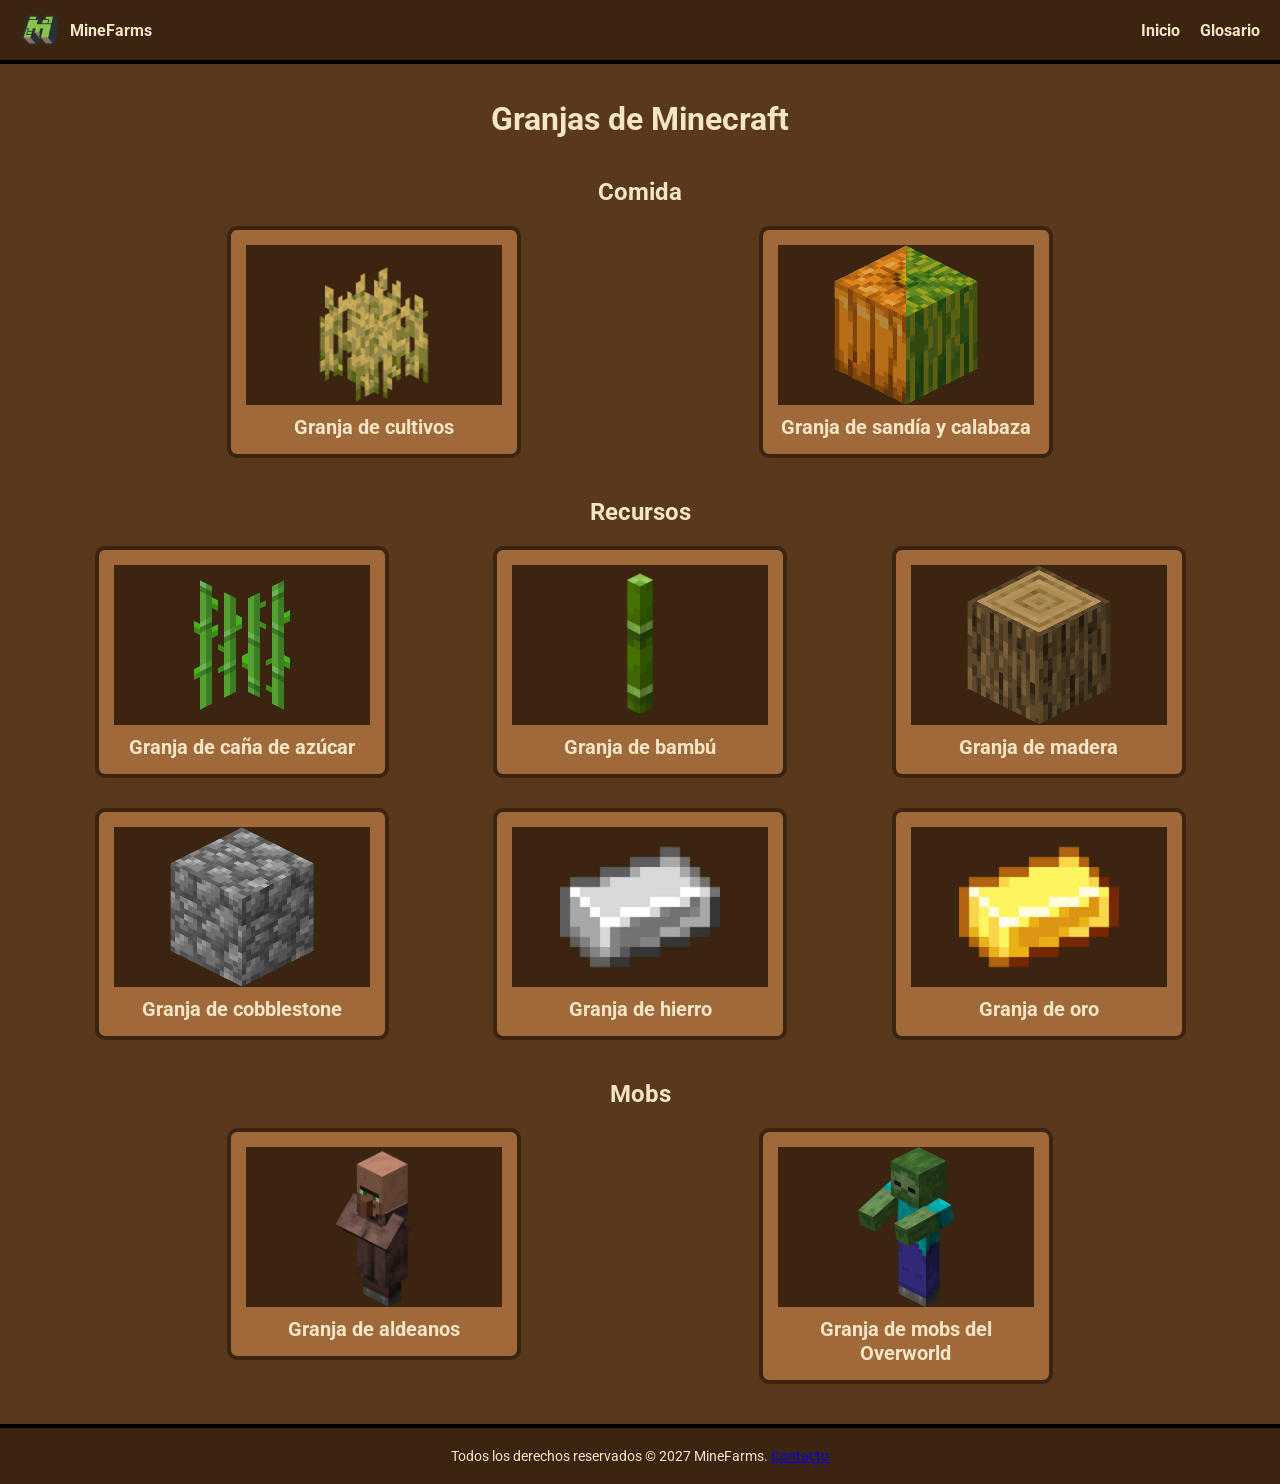
<file: index.html>
<!--signos de ayuda: <> ""/-->
<!DOCTYPE html>
<html lang="es">
<head>
    <meta charset="UTF-8">
    <meta name="viewport" content="width=device-width, initial-scale=1.0">
    <title>Granjas Minecraft</title>
    <link rel="icon" href="imagenes/logo.png">
    <link rel="stylesheet" href="index.css">
    <link rel="stylesheet" href="GRANJAS_LOBBY.css">
    <link rel="preconnect" href="https://fonts.googleapis.com">
    <link rel="preconnect" href="https://fonts.gstatic.com" crossorigin>
    <link href="https://fonts.googleapis.com/css2?family=Roboto:wght@400;700&display=swap" rel="stylesheet">
</head>
<body>
    <header>
        <div class="logo">
            <img src="imagenes/logo.png" alt="MineFarms">
            <a href="index.html">MineFarms</a>
        </div>
        <nav class="menu">
            <a href="index.html">Inicio</a>
            <a href="glosario.html">Glosario</a>
        </nav>
    </header>
    <main>
        <h1>Granjas de Minecraft</h1>
        <h2 id="comida" class="categoria">Comida</h2>
        <section class="Granjas">
            <a href="cultivos.html">
                <article id="Granja_cultivos" class="Granja">
                    <p>
                        Granja de cultivos
                    </p>
                    <img src="imagenes/trigo.webp" alt="Granja de cultivos">
                </article>
            </a>
            <a href="sandia-calabaza.html">
                <article id="Granja_sandia-calabaza" class="Granja">
                    <p>
                        Granja de sandía y calabaza
                    </p>
                    <img src="imagenes/sandia-calabaza.png" alt="Granja de sandía y calabaza">
                </article>
            </a>
        </section>
        <h2 id="recursos" class="categoria">Recursos</h2>
        <section class="Granjas">
            <a href="cana-de-azucar.html">
                <article id="Granja_cana-de-azucar" class="Granja">
                    <p>
                        Granja de caña de azúcar
                    </p>
                    <img src="imagenes/caña de azúcar.png" alt="Granja de caña de azúcar">
                </article>
            </a>
            <a href="bambu.html">
                <article id="Granja_bambu" class="Granja">
                    <p>
                        Granja de bambú
                    </p>
                    <img src="imagenes/bambu.png" alt="Granja de bambú">
                </article>
            </a>
            <a href="madera.html">
                <article id="Granja_madera" class="Granja">
                    <p>
                        Granja de madera
                    </p>
                    <img src="imagenes/madera.png" alt="Granja de madera">
                </article>
            </a>
            <a href="cobblestone.html">
                <article id="Granja_cobblestone" class="Granja">
                    <p>
                        Granja de cobblestone
                    </p>
                    <img src="imagenes/cobblestone.png" alt="Granja de cobblestone">
                </article>
            </a>
            <a href="hierro.html">
                <article id="Granja_hierro" class="Granja">
                    <p>
                        Granja de hierro
                    </p>
                    <img src="imagenes/hierro.webp" alt="Granja de hierro">
                </article>
            </a>
            <a href="oro.html">
                <article id="Granja_oro" class="Granja">
                    <p>
                        Granja de oro
                    </p>
                    <img src="imagenes/oro.png" alt="Granja de oro">
                </article>
            </a>
        </section>
        <h2 id="mobs" class="categoria">Mobs</h2>
        <section class="Granjas">
            <a href="aldeanos.html">
                <article id="Granja_aldeanos" class="Granja">
                    <p>
                        Granja de aldeanos
                    </p>
                    <img src="imagenes/aldeanos.webp" alt="Granja de aldeanos">
                </article>
            </a>
            <a href="mobs.html">
                <article id="Granja_mobs" class="Granja">
                    <p>
                        Granja de mobs del Overworld
                    </p>
                    <img src="imagenes/zombie.png" alt="Granja de mobs del Overworld">
                </article>
            </a>
        </section>
    </main>
    <footer>
        Todos los derechos reservados © 2027 MineFarms. <a href="mailto:info@minefarms.com">Contacto</a>
    </footer>
</body>
</html>
<!--signos de ayuda: <> ""/-->
</file>
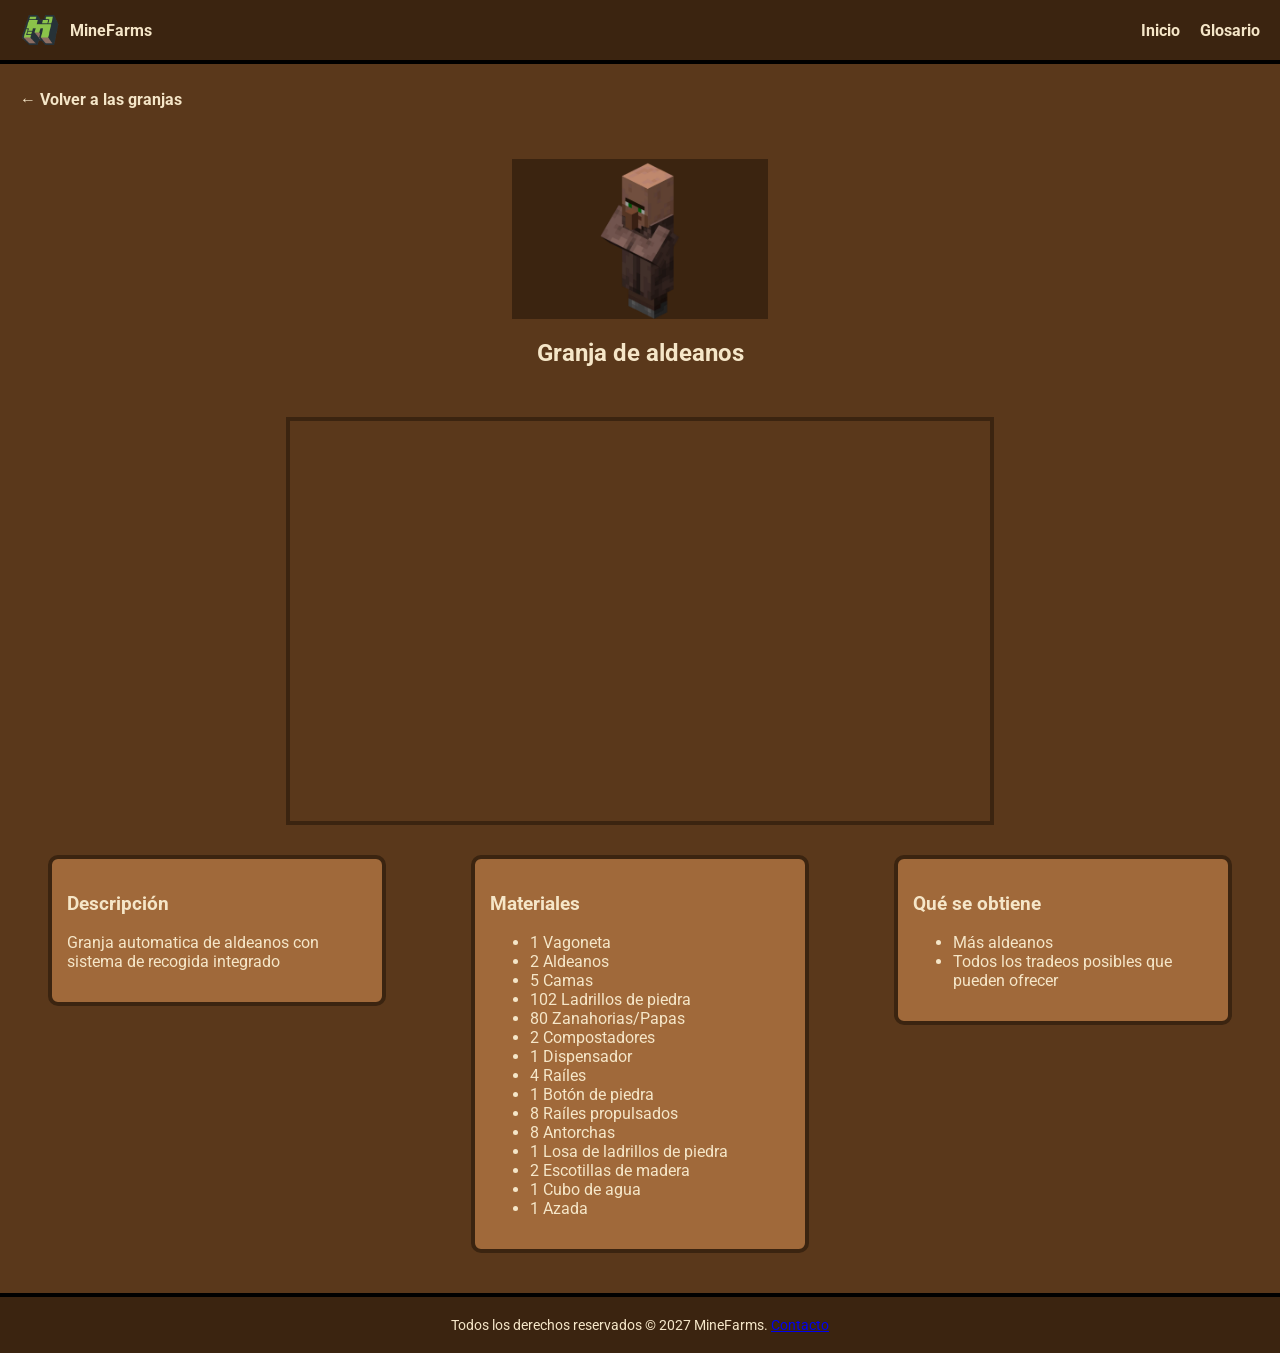
<file: aldeanos.html>
<!--signos de ayuda: <> ""/-->
<!DOCTYPE html>
<html lang="es">
<head>
    <meta charset="UTF-8">
    <meta name="viewport" content="width=device-width, initial-scale=1.0">
    <title>Granja de aldeanos</title>
    <link rel="icon" href="imagenes/logo.png">
    <link rel="stylesheet" href="index.css">
    <link rel="stylesheet" href="GRANJAS_style.css">
    <link rel="preconnect" href="https://fonts.googleapis.com">
    <link rel="preconnect" href="https://fonts.gstatic.com" crossorigin>
    <link href="https://fonts.googleapis.com/css2?family=Roboto:wght@400;700&display=swap" rel="stylesheet">
</head>
<body>
    <header>
        <div class="logo">
            <img src="imagenes/logo.png" alt="MineFarms">
            <a href="index.html">MineFarms</a>
        </div>
        <nav class="menu">
            <a href="index.html">Inicio</a>
            <a href="glosario.html">Glosario</a>
        </nav>
    </header>
    <a class="volver" href="index.html#mobs">← Volver a las granjas</a>
    <section class="granja_modelo">
        <img src="imagenes/aldeanos.webp" alt="Granja de aldeanos">
        <h2>
            Granja de aldeanos
        </h2>
    </section>
    <section class="video">
        <iframe src="https://www.youtube.com/embed/ArpA2tuLRuU" title="Tutorial Granja de aldeanos" allowfullscreen></iframe>
    </section>
    <article class="Info">
        <section id="descripcion">
            <h3>
                Descripción
            </h3>
            <p>Granja automatica de aldeanos con sistema de recogida integrado</p>
        </section>
        <section id="materiales">
            <h3>
                Materiales
            </h3>
            <ul>
                <li>1 Vagoneta</li>
                <li>2 Aldeanos</li>
                <li>5 Camas</li>
                <li>102 Ladrillos de piedra</li>
                <li>80 Zanahorias/Papas</li>
                <li>2 Compostadores</li>
                <li>1 Dispensador</li>
                <li>4 Raíles</li>
                <li>1 Botón de piedra</li>
                <li>8 Raíles propulsados</li>
                <li>8 Antorchas</li>
                <li>1 Losa de ladrillos de piedra</li>
                <li>2 Escotillas de madera</li>
                <li>1 Cubo de agua</li>
                <li>1 Azada</li>
            </ul>
        </section>
        <section id="obtenes">
            <h3>
                Qué se obtiene
            </h3>
            <ul>
                <li>Más aldeanos</li>
                <li>Todos los tradeos posibles que pueden ofrecer</li>
            </ul>
        </section>
    </article>
    <footer>
        Todos los derechos reservados © 2027 MineFarms. <a href="mailto:info@minefarms.com">Contacto</a>
    </footer>
</body>
</html>
<!--signos de ayuda: <> ""/-->
</file>
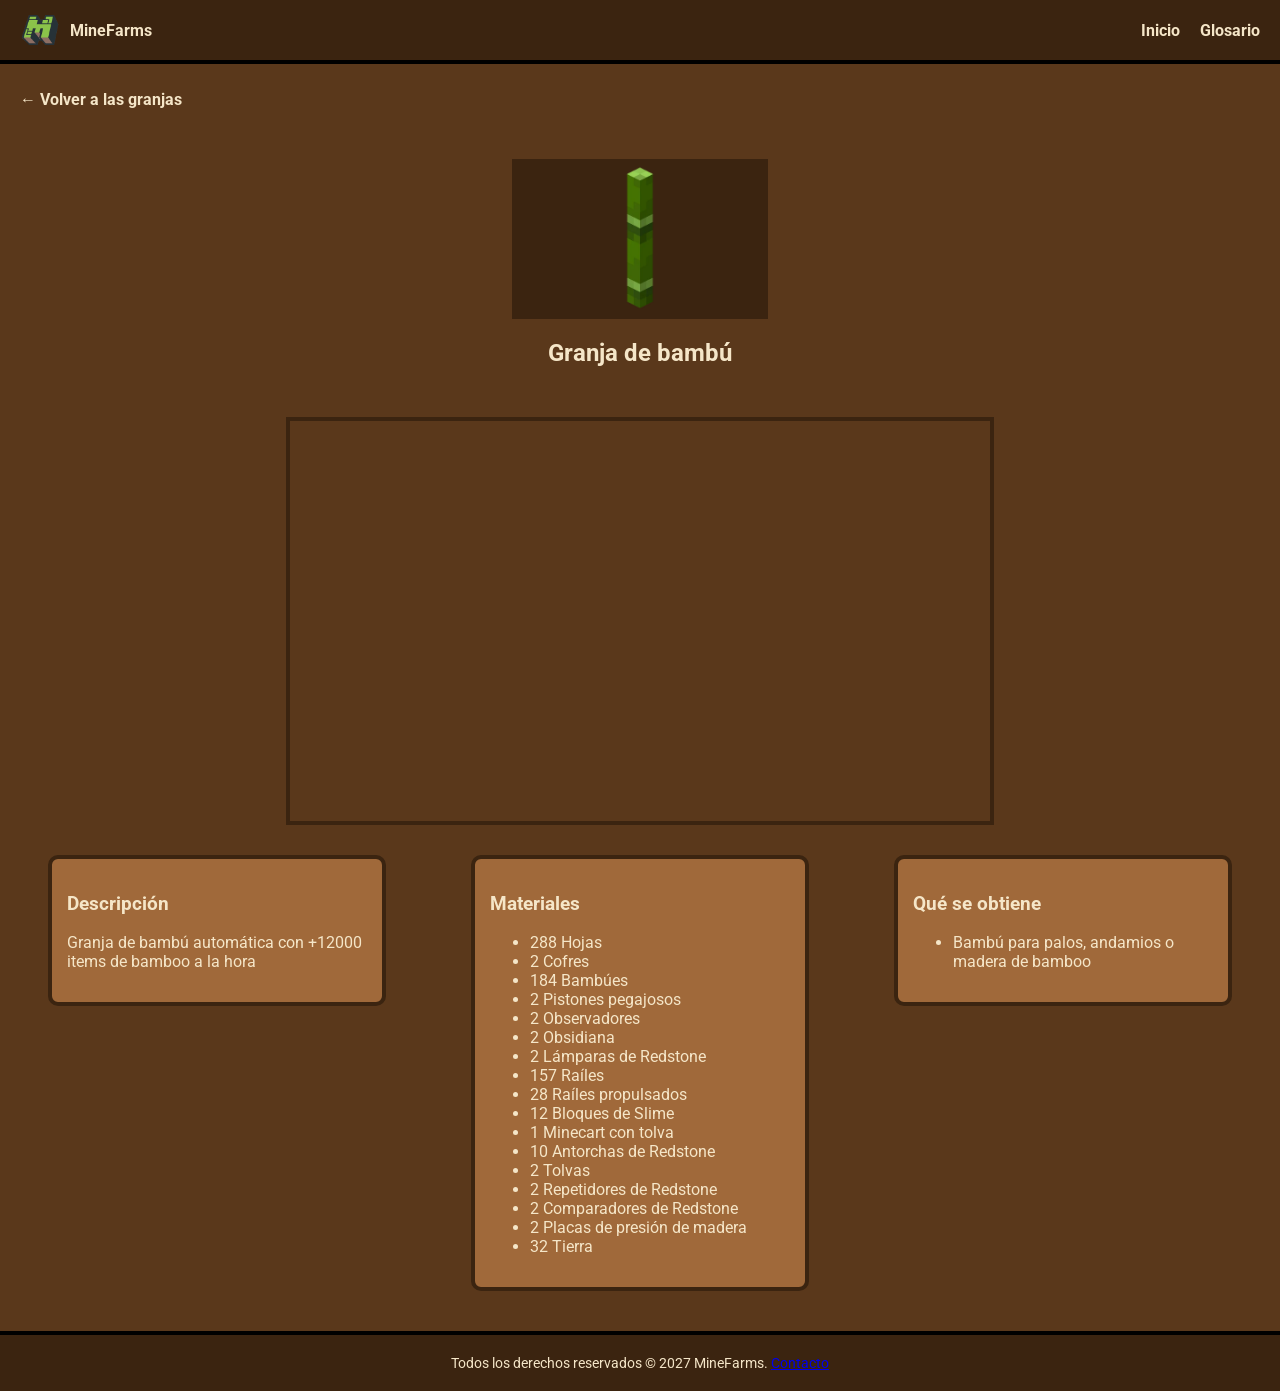
<file: bambu.html>
<!--signos de ayuda: <> ""/-->
<!DOCTYPE html>
<html lang="es">
<head>
    <meta charset="UTF-8">
    <meta name="viewport" content="width=device-width, initial-scale=1.0">
    <title>Granja de bambú</title>
    <link rel="icon" href="imagenes/logo.png">
    <link rel="stylesheet" href="index.css">
    <link rel="stylesheet" href="GRANJAS_style.css">
    <link rel="preconnect" href="https://fonts.googleapis.com">
    <link rel="preconnect" href="https://fonts.gstatic.com" crossorigin>
    <link href="https://fonts.googleapis.com/css2?family=Roboto:wght@400;700&display=swap" rel="stylesheet">
</head>
<body>
    <header>
        <div class="logo">
            <img src="imagenes/logo.png" alt="MineFarms">
            <a href="index.html">MineFarms</a>
        </div>
        <nav class="menu">
            <a href="index.html">Inicio</a>
            <a href="glosario.html">Glosario</a>
        </nav>
    </header>
    <a class="volver" href="index.html#recursos">← Volver a las granjas</a>
    <section class="granja_modelo">
        <img src="imagenes/bambu.png" alt="Granja de bambú">
        <h2>
            Granja de bambú
        </h2>
    </section>
    <section class="video">
        <iframe src="https://www.youtube.com/embed/Y9z8RDVbdzQ" title="Tutorial Granja de bambú" allowfullscreen></iframe>
    </section>
    <article class="Info">
        <section id="descripcion">
            <h3>
                Descripción
            </h3>
            <p>Granja de bambú automática con +12000 items de bamboo a la hora</p>
        </section>
        <section id="materiales">
            <h3>
                Materiales
            </h3>
            <ul>
                <li>288 Hojas</li>
                <li>2 Cofres</li>
                <li>184 Bambúes</li>
                <li>2 Pistones pegajosos</li>
                <li>2 Observadores</li>
                <li>2 Obsidiana</li>
                <li>2 Lámparas de Redstone</li>
                <li>157 Raíles</li>
                <li>28 Raíles propulsados</li>
                <li>12 Bloques de Slime</li>
                <li>1 Minecart con tolva</li>
                <li>10 Antorchas de Redstone</li>
                <li>2 Tolvas</li>
                <li>2 Repetidores de Redstone</li>
                <li>2 Comparadores de Redstone</li>
                <li>2 Placas de presión de madera</li>
                <li>32 Tierra</li>
            </ul>
        </section>
        <section id="obtenes">
            <h3>
                Qué se obtiene
            </h3>
            <ul>
                <li>Bambú para palos, andamios o madera de bamboo</li>

            </ul>
        </section>
    </article>
    <footer>
        Todos los derechos reservados © 2027 MineFarms. <a href="mailto:info@minefarms.com">Contacto</a>
    </footer>
</body>
</html>
<!--signos de ayuda: <> ""/-->
</file>
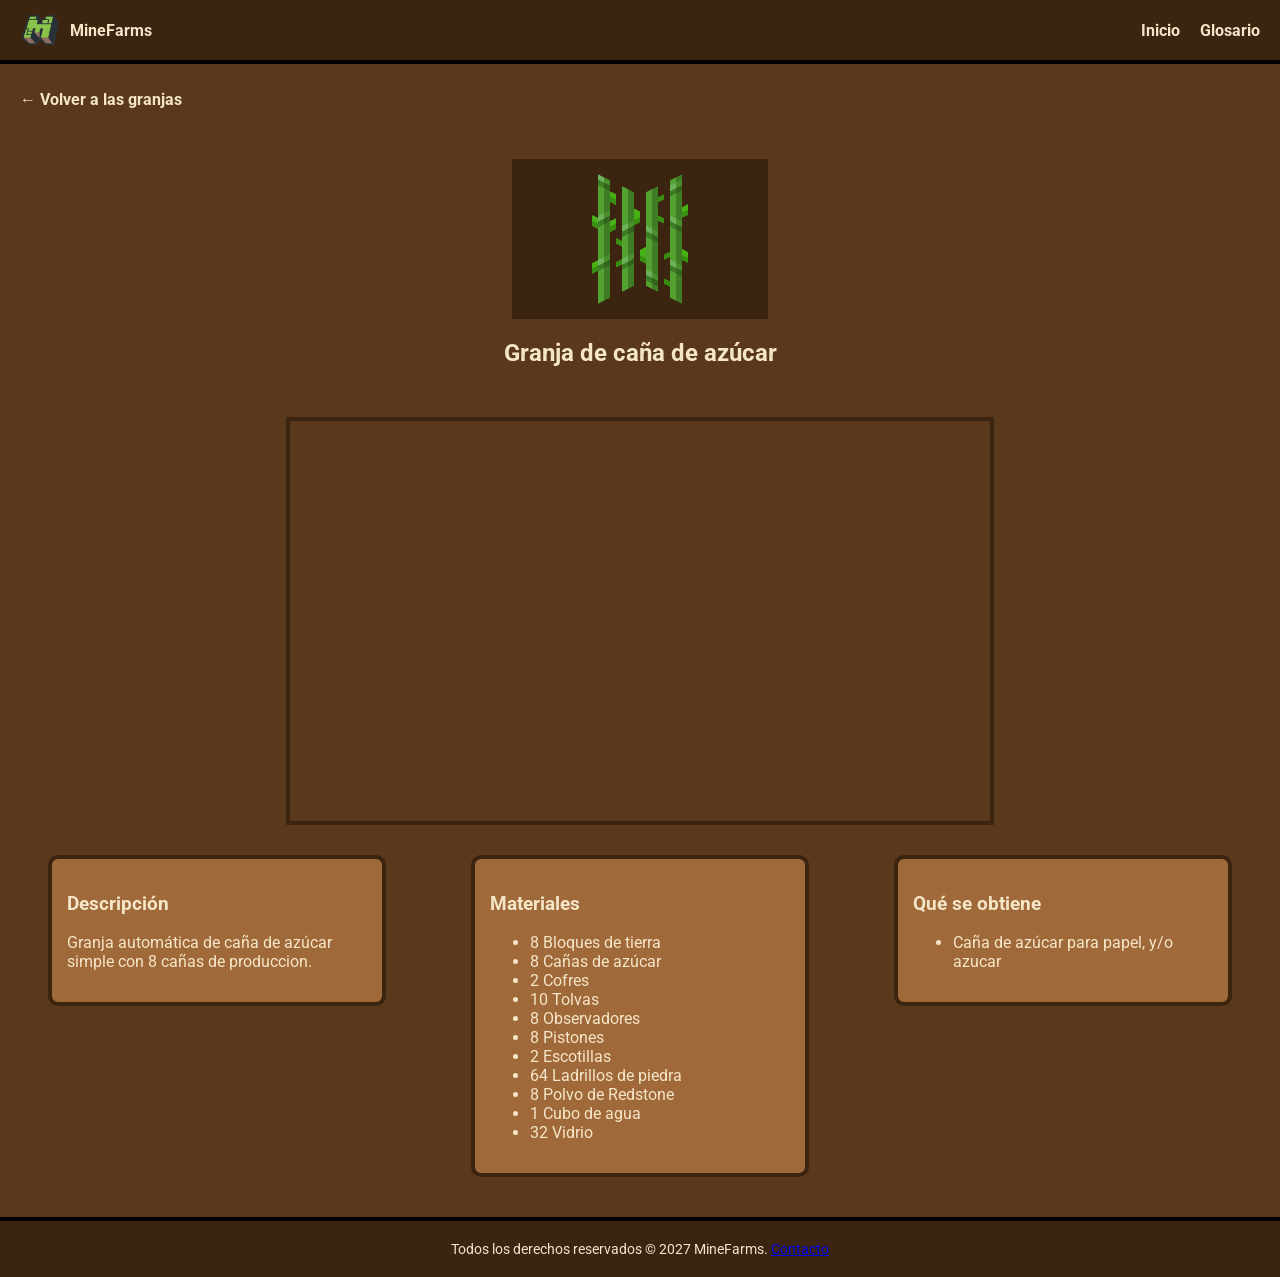
<file: cana-de-azucar.html>
<!--signos de ayuda: <> ""/-->
<!DOCTYPE html>
<html lang="es">
<head>
    <meta charset="UTF-8">
    <meta name="viewport" content="width=device-width, initial-scale=1.0">
    <title>Granja de caña de azúcar</title>
    <link rel="icon" href="imagenes/logo.png">
    <link rel="stylesheet" href="index.css">
    <link rel="stylesheet" href="GRANJAS_style.css">
    <link rel="preconnect" href="https://fonts.googleapis.com">
    <link rel="preconnect" href="https://fonts.gstatic.com" crossorigin>
    <link href="https://fonts.googleapis.com/css2?family=Roboto:wght@400;700&display=swap" rel="stylesheet">
</head>
<body>
    <header>
        <div class="logo">
            <img src="imagenes/logo.png" alt="MineFarms">
            <a href="index.html">MineFarms</a>
        </div>
        <nav class="menu">
            <a href="index.html">Inicio</a>
            <a href="glosario.html">Glosario</a>
        </nav>
    </header>
    <a class="volver" href="index.html#recursos">← Volver a las granjas</a>
    <section class="granja_modelo">
        <img src="imagenes/caña de azúcar.png" alt="Granja de caña de azúcar">
        <h2>
            Granja de caña de azúcar
        </h2>
    </section>
    <section class="video">
        <iframe src="https://www.youtube.com/embed/P50ixUwXEOU" title="Tutorial Granja de caña de azúcar" allowfullscreen></iframe>
    </section>
    <article class="Info">
        <section id="descripcion">
            <h3>
                Descripción
            </h3>
            <p>Granja automática de caña de azúcar simple con 8 cañas de produccion.</p>
        </section>
        <section id="materiales">
            <h3>
                Materiales
            </h3>
            <ul>
                <li>8 Bloques de tierra</li>
                <li>8 Cañas de azúcar</li>
                <li>2 Cofres</li>
                <li>10 Tolvas</li>
                <li>8 Observadores</li>
                <li>8 Pistones</li>
                <li>2 Escotillas</li>
                <li>64 Ladrillos de piedra</li>
                <li>8 Polvo de Redstone</li>
                <li>1 Cubo de agua</li>
                <li>32 Vidrio</li>
            </ul>
        </section>
        <section id="obtenes">
            <h3>
                Qué se obtiene
            </h3>
            <ul>
                <li>Caña de azúcar para papel, y/o azucar</li>
            </ul>
        </section>
    </article>
    <footer>
        Todos los derechos reservados © 2027 MineFarms. <a href="mailto:info@minefarms.com">Contacto</a>
    </footer>
</body>
</html>
<!--signos de ayuda: <> ""/-->
</file>
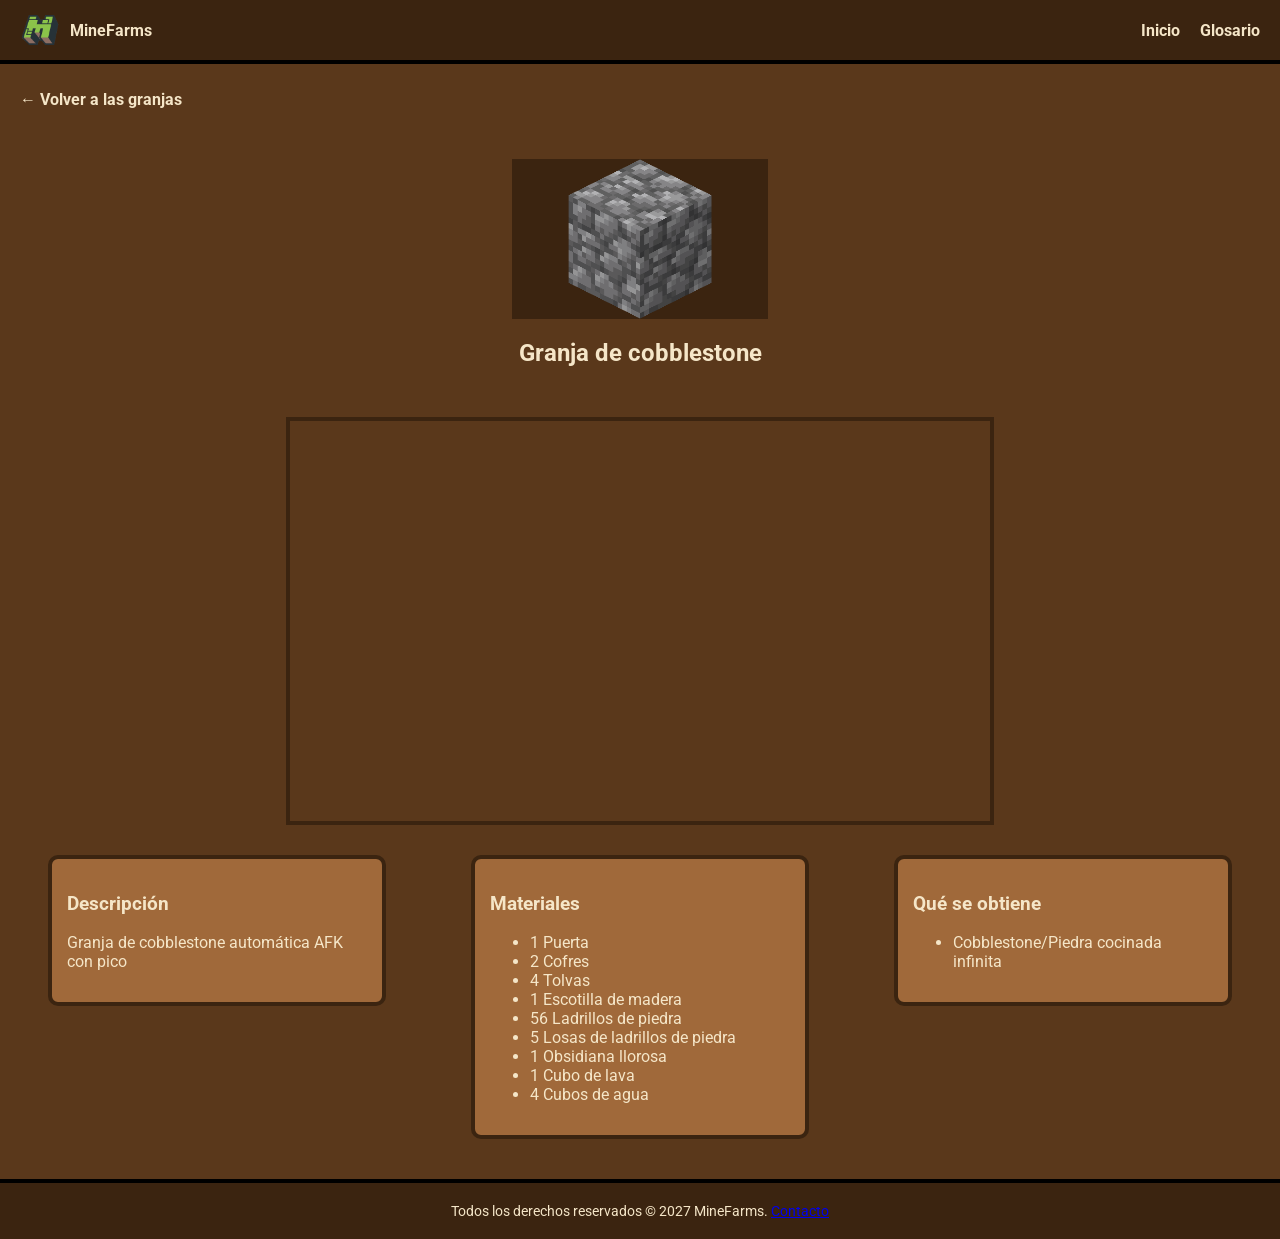
<file: cobblestone.html>
<!--signos de ayuda: <> ""/-->
<!DOCTYPE html>
<html lang="es">
<head>
    <meta charset="UTF-8">
    <meta name="viewport" content="width=device-width, initial-scale=1.0">
    <title>Granja de cobblestone</title>
    <link rel="icon" href="imagenes/logo.png">
    <link rel="stylesheet" href="index.css">
    <link rel="stylesheet" href="GRANJAS_style.css">
    <link rel="preconnect" href="https://fonts.googleapis.com">
    <link rel="preconnect" href="https://fonts.gstatic.com" crossorigin>
    <link href="https://fonts.googleapis.com/css2?family=Roboto:wght@400;700&display=swap" rel="stylesheet">
</head>
<body>
    <header>
        <div class="logo">
            <img src="imagenes/logo.png" alt="MineFarms">
            <a href="index.html">MineFarms</a>
        </div>
        <nav class="menu">
            <a href="index.html">Inicio</a>
            <a href="glosario.html">Glosario</a>
        </nav>
    </header>
    <a class="volver" href="index.html#recursos">← Volver a las granjas</a>
    <section class="granja_modelo">
        <img src="imagenes/cobblestone.png" alt="Granja de cobblestone">
        <h2>
            Granja de cobblestone
        </h2>
    </section>
    <section class="video">
        <iframe src="https://www.youtube.com/embed/09jPjMvfmS4" title="Tutorial Granja de cobblestone" allowfullscreen></iframe>
    </section>
    <article class="Info">
        <section id="descripcion">
            <h3>
                Descripción
            </h3>
            <p>Granja de cobblestone automática AFK con pico</p>
        </section>
        <section id="materiales">
            <h3>
                Materiales
            </h3>
            <ul>
                <li>1 Puerta</li>
                <li>2 Cofres</li>
                <li>4 Tolvas</li>
                <li>1 Escotilla de madera</li>
                <li>56 Ladrillos de piedra</li>
                <li>5 Losas de ladrillos de piedra</li>
                <li>1 Obsidiana llorosa</li>
                <li>1 Cubo de lava</li>
                <li>4 Cubos de agua</li>
            </ul>
        </section>
        <section id="obtenes">
            <h3>
                Qué se obtiene
            </h3>
            <ul>
                <li>Cobblestone/Piedra cocinada infinita</li>
            </ul>
        </section>
    </article>
    <footer>
        Todos los derechos reservados © 2027 MineFarms. <a href="mailto:info@minefarms.com">Contacto</a>
    </footer>
</body>
</html>
<!--signos de ayuda: <> ""/-->
</file>
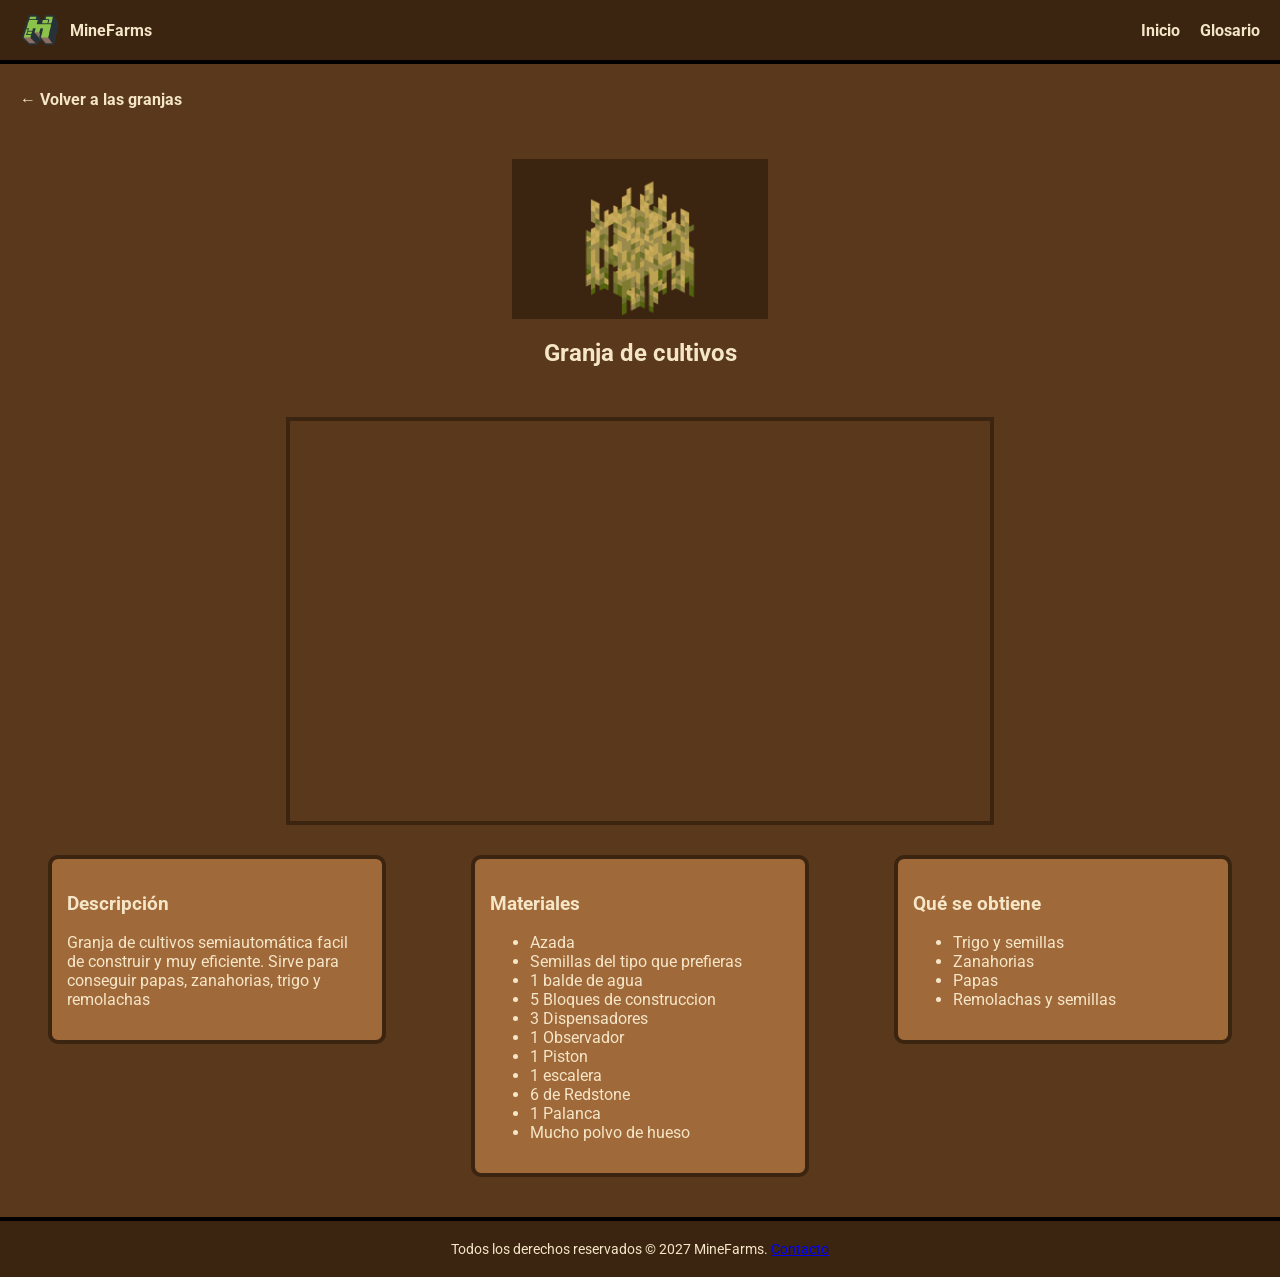
<file: cultivos.html>
<!--signos de ayuda: <> ""/-->
<!DOCTYPE html>
<html lang="es">
<head>
    <meta charset="UTF-8">
    <meta name="viewport" content="width=device-width, initial-scale=1.0">
    <title>Granja de cultivos</title>
    <link rel="icon" href="imagenes/logo.png">
    <link rel="stylesheet" href="index.css">
    <link rel="stylesheet" href="GRANJAS_style.css">
    <link rel="preconnect" href="https://fonts.googleapis.com">
    <link rel="preconnect" href="https://fonts.gstatic.com" crossorigin>
    <link href="https://fonts.googleapis.com/css2?family=Roboto:wght@400;700&display=swap" rel="stylesheet">
</head>
<body>
    <header>
        <div class="logo">
            <img src="imagenes/logo.png" alt="MineFarms">
            <a href="index.html">MineFarms</a>
        </div>
        <nav class="menu">
            <a href="index.html">Inicio</a>
            <a href="glosario.html">Glosario</a>
        </nav>
    </header>
    <a class="volver" href="index.html#comida">← Volver a las granjas</a>
    <section class="granja_modelo">
        <img src="imagenes/trigo.webp" alt="Granja de cultivos">
        <h2>
            Granja de cultivos
        </h2>
    </section>
    <section class="video">
        <iframe src="https://www.youtube.com/embed/zQP8QB3-hNQ" title="Tutorial Granja de cultivos" allowfullscreen></iframe>
    </section>
    <article class="Info">
        <section id="descripcion">
            <h3>
                Descripción
            </h3>
            <p>Granja de cultivos semiautomática facil de construir y muy eficiente. Sirve para conseguir papas, zanahorias, trigo y remolachas</p>
        </section>
        <section id="materiales">
            <h3>
                Materiales
            </h3>
            <ul>
                <li>Azada</li>
                <li>Semillas del tipo que prefieras</li>
                <li>1 balde de agua</li>
                <li>5 Bloques de construccion</li>
                <li>3 Dispensadores</li>
                <li>1 Observador</li>
                <li>1 Piston</li>
                <li>1 escalera</li>
                <li>6 de Redstone</li>
                <li>1 Palanca</li>
                <li>Mucho polvo de hueso</li>
            </ul>
        </section>
        <section id="obtenes">
            <h3>
                Qué se obtiene
            </h3>
            <ul>
                <li>Trigo y semillas</li>
                <li>Zanahorias</li>
                <li>Papas</li>
                <li>Remolachas y semillas</li>
            </ul>
        </section>
    </article>
    <footer>
        Todos los derechos reservados © 2027 MineFarms. <a href="mailto:info@minefarms.com">Contacto</a>
    </footer>
</body>
</html>
<!--signos de ayuda: <> ""/-->
</file>
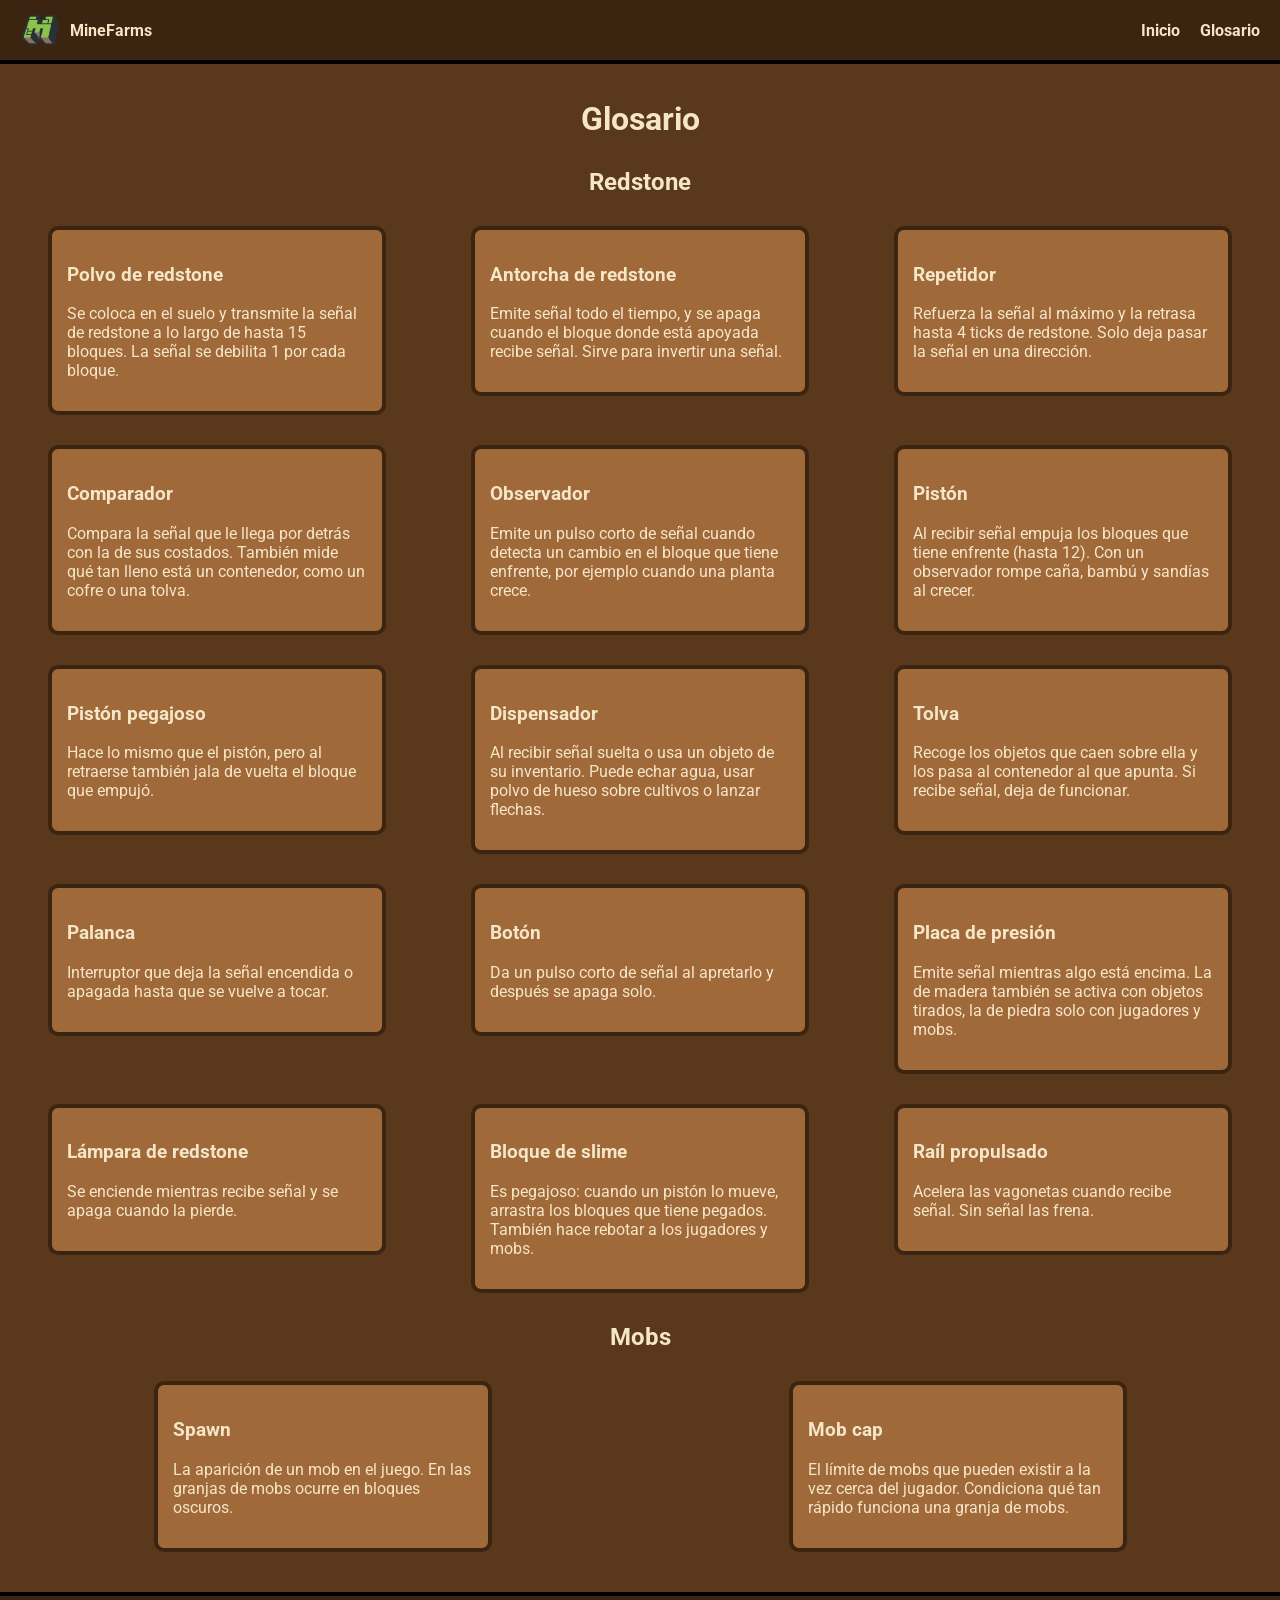
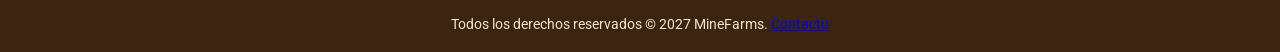
<file: glosario.html>
<!--signos de ayuda: <> ""/-->
<!DOCTYPE html>
<html lang="es">
<head>
    <meta charset="UTF-8">
    <meta name="viewport" content="width=device-width, initial-scale=1.0">
    <title>Glosario</title>
    <link rel="icon" href="imagenes/logo.png">
    <link rel="stylesheet" href="index.css">
    <link rel="stylesheet" href="GRANJAS_style.css">
    <link rel="preconnect" href="https://fonts.googleapis.com">
    <link rel="preconnect" href="https://fonts.gstatic.com" crossorigin>
    <link href="https://fonts.googleapis.com/css2?family=Roboto:wght@400;700&display=swap" rel="stylesheet">
</head>
<body>
    <header>
        <div class="logo">
            <img src="imagenes/logo.png" alt="MineFarms">
            <a href="index.html">MineFarms</a>
        </div>
        <nav class="menu">
            <a href="index.html">Inicio</a>
            <a href="glosario.html">Glosario</a>
        </nav>
    </header>
    <h1 class="titulo">Glosario</h1>
    <h2 class="titulo">Redstone</h2>
    <article class="Info">
        <section>
            <h3>
                Polvo de redstone
            </h3>
            <p>Se coloca en el suelo y transmite la señal de redstone a lo largo de hasta 15 bloques. La señal se debilita 1 por cada bloque.</p>
        </section>
        <section>
            <h3>
                Antorcha de redstone
            </h3>
            <p>Emite señal todo el tiempo, y se apaga cuando el bloque donde está apoyada recibe señal. Sirve para invertir una señal.</p>
        </section>
        <section>
            <h3>
                Repetidor
            </h3>
            <p>Refuerza la señal al máximo y la retrasa hasta 4 ticks de redstone. Solo deja pasar la señal en una dirección.</p>
        </section>
        <section>
            <h3>
                Comparador
            </h3>
            <p>Compara la señal que le llega por detrás con la de sus costados. También mide qué tan lleno está un contenedor, como un cofre o una tolva.</p>
        </section>
        <section>
            <h3>
                Observador
            </h3>
            <p>Emite un pulso corto de señal cuando detecta un cambio en el bloque que tiene enfrente, por ejemplo cuando una planta crece.</p>
        </section>
        <section>
            <h3>
                Pistón
            </h3>
            <p>Al recibir señal empuja los bloques que tiene enfrente (hasta 12). Con un observador rompe caña, bambú y sandías al crecer.</p>
        </section>
        <section>
            <h3>
                Pistón pegajoso
            </h3>
            <p>Hace lo mismo que el pistón, pero al retraerse también jala de vuelta el bloque que empujó.</p>
        </section>
        <section>
            <h3>
                Dispensador
            </h3>
            <p>Al recibir señal suelta o usa un objeto de su inventario. Puede echar agua, usar polvo de hueso sobre cultivos o lanzar flechas.</p>
        </section>
        <section>
            <h3>
                Tolva
            </h3>
            <p>Recoge los objetos que caen sobre ella y los pasa al contenedor al que apunta. Si recibe señal, deja de funcionar.</p>
        </section>
        <section>
            <h3>
                Palanca
            </h3>
            <p>Interruptor que deja la señal encendida o apagada hasta que se vuelve a tocar.</p>
        </section>
        <section>
            <h3>
                Botón
            </h3>
            <p>Da un pulso corto de señal al apretarlo y después se apaga solo.</p>
        </section>
        <section>
            <h3>
                Placa de presión
            </h3>
            <p>Emite señal mientras algo está encima. La de madera también se activa con objetos tirados, la de piedra solo con jugadores y mobs.</p>
        </section>
        <section>
            <h3>
                Lámpara de redstone
            </h3>
            <p>Se enciende mientras recibe señal y se apaga cuando la pierde.</p>
        </section>
        <section>
            <h3>
                Bloque de slime
            </h3>
            <p>Es pegajoso: cuando un pistón lo mueve, arrastra los bloques que tiene pegados. También hace rebotar a los jugadores y mobs.</p>
        </section>
        <section>
            <h3>
                Raíl propulsado
            </h3>
            <p>Acelera las vagonetas cuando recibe señal. Sin señal las frena.</p>
        </section>
    </article>
    <h2 class="titulo">Mobs</h2>
    <article class="Info">
        <section>
            <h3>
                Spawn
            </h3>
            <p>La aparición de un mob en el juego. En las granjas de mobs ocurre en bloques oscuros.</p>
        </section>
        <section>
            <h3>
                Mob cap
            </h3>
            <p>El límite de mobs que pueden existir a la vez cerca del jugador. Condiciona qué tan rápido funciona una granja de mobs.</p>
        </section>
    </article>
    <footer>
        Todos los derechos reservados © 2027 MineFarms. <a href="mailto:info@minefarms.com">Contacto</a>
    </footer>
</body>
</html>
<!--signos de ayuda: <> ""/-->
</file>
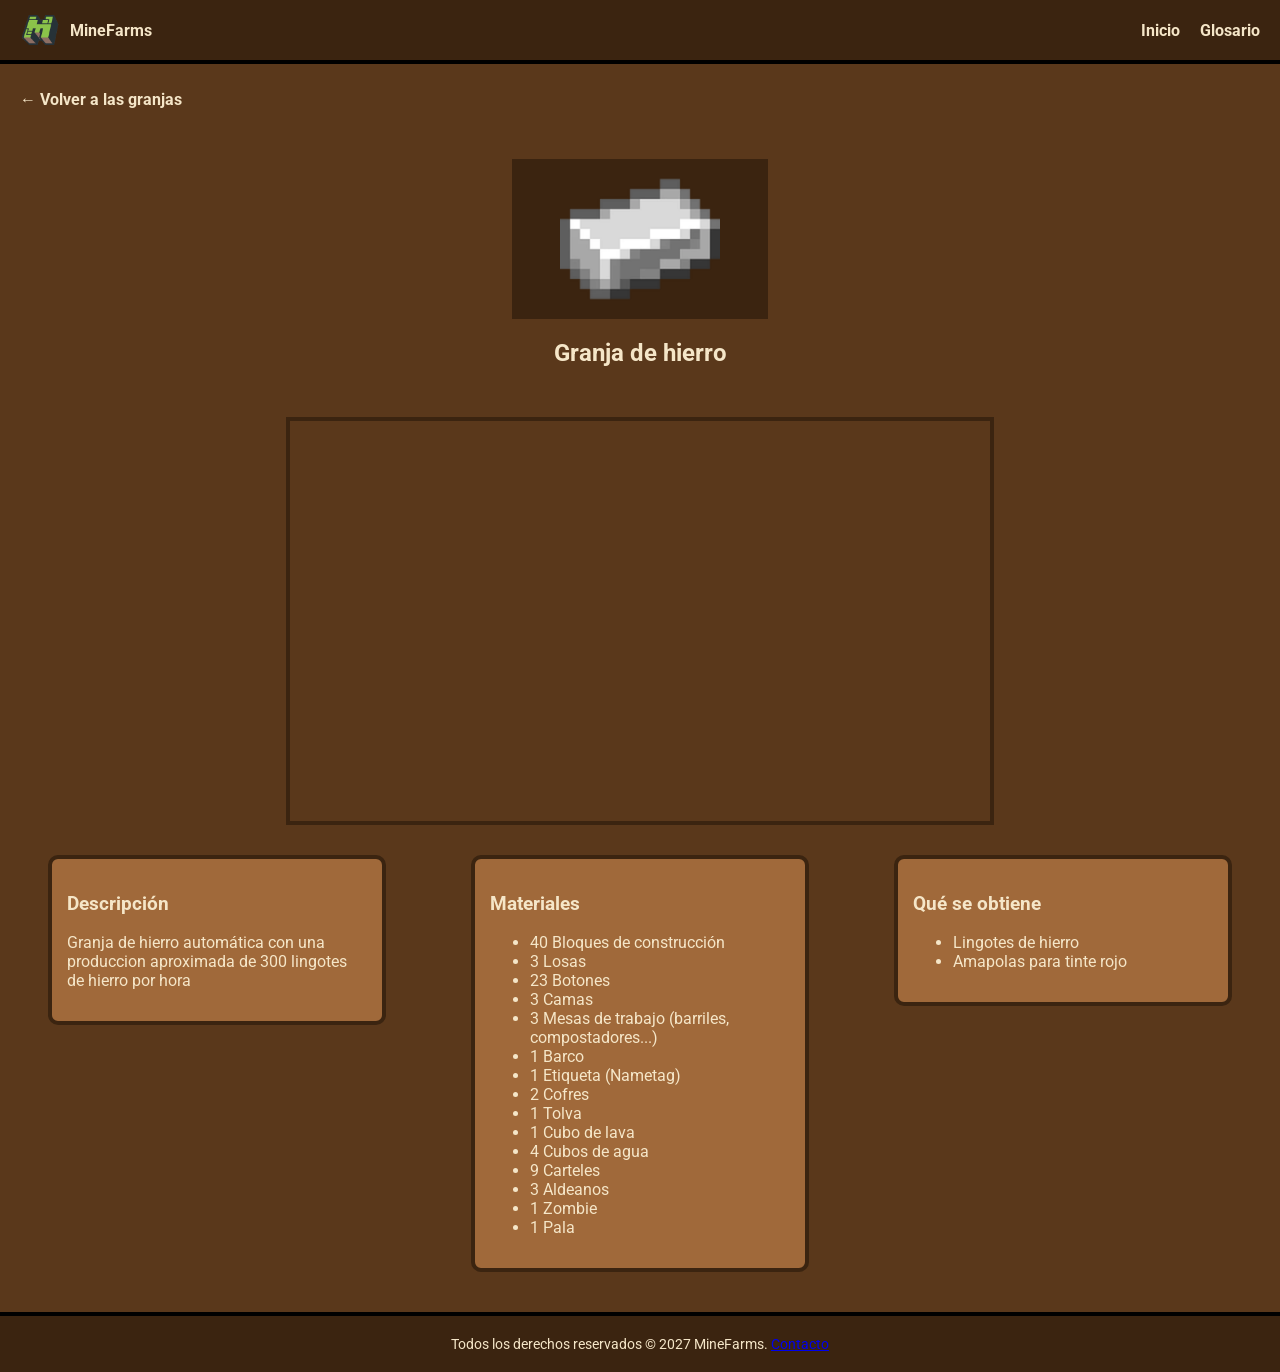
<file: hierro.html>
<!--signos de ayuda: <> ""/-->
<!DOCTYPE html>
<html lang="es">
<head>
    <meta charset="UTF-8">
    <meta name="viewport" content="width=device-width, initial-scale=1.0">
    <title>Granja de hierro</title>
    <link rel="icon" href="imagenes/logo.png">
    <link rel="stylesheet" href="index.css">
    <link rel="stylesheet" href="GRANJAS_style.css">
    <link rel="preconnect" href="https://fonts.googleapis.com">
    <link rel="preconnect" href="https://fonts.gstatic.com" crossorigin>
    <link href="https://fonts.googleapis.com/css2?family=Roboto:wght@400;700&display=swap" rel="stylesheet">
</head>
<body>
    <header>
        <div class="logo">
            <img src="imagenes/logo.png" alt="MineFarms">
            <a href="index.html">MineFarms</a>
        </div>
        <nav class="menu">
            <a href="index.html">Inicio</a>
            <a href="glosario.html">Glosario</a>
        </nav>
    </header>
    <a class="volver" href="index.html#recursos">← Volver a las granjas</a>
    <section class="granja_modelo">
        <img src="imagenes/hierro.webp" alt="Granja de hierro">
        <h2>
            Granja de hierro
        </h2>
    </section>
    <section class="video">
        <iframe src="https://www.youtube.com/embed/40RoD_wIB9M" title="Tutorial Granja de hierro" allowfullscreen></iframe>
    </section>
    <article class="Info">
        <section id="descripcion">
            <h3>
                Descripción
            </h3>
            <p>Granja de hierro automática con una produccion aproximada de 300 lingotes de hierro por hora</p>
        </section>
        <section id="materiales">
            <h3>
                Materiales
            </h3>
            <ul>
                <li>40 Bloques de construcción</li>
                <li>3 Losas</li>
                <li>23 Botones</li>
                <li>3 Camas</li>
                <li>3 Mesas de trabajo (barriles, compostadores...)</li>
                <li>1 Barco</li>
                <li>1 Etiqueta (Nametag)</li>
                <li>2 Cofres</li>
                <li>1 Tolva</li>
                <li>1 Cubo de lava</li>
                <li>4 Cubos de agua</li>
                <li>9 Carteles</li>
                <li>3 Aldeanos</li>
                <li>1 Zombie</li>
                <li>1 Pala</li>
            </ul>
        </section>
        <section id="obtenes">
            <h3>
                Qué se obtiene
            </h3>
            <ul>
                <li>Lingotes de hierro</li>
                <li>Amapolas para tinte rojo</li>
            </ul>
        </section>
    </article>
    <footer>
        Todos los derechos reservados © 2027 MineFarms. <a href="mailto:info@minefarms.com">Contacto</a>
    </footer>
</body>
</html>
<!--signos de ayuda: <> ""/-->
</file>
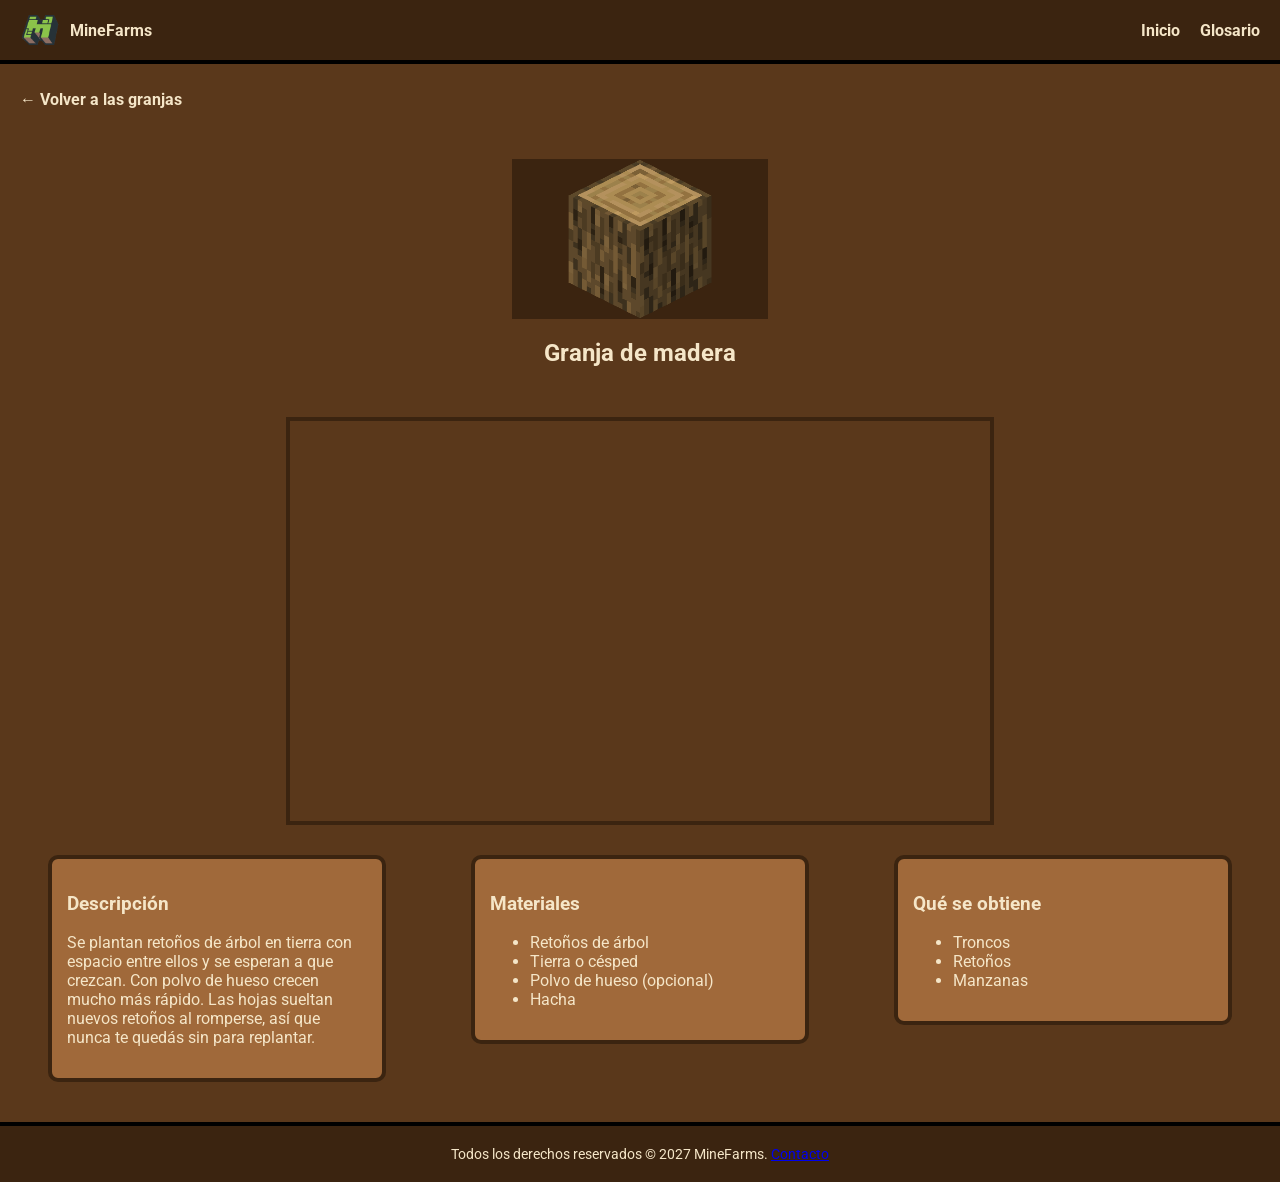
<file: madera.html>
<!--signos de ayuda: <> ""/-->
<!DOCTYPE html>
<html lang="es">
<head>
    <meta charset="UTF-8">
    <meta name="viewport" content="width=device-width, initial-scale=1.0">
    <title>Granja de madera</title>
    <link rel="icon" href="imagenes/logo.png">
    <link rel="stylesheet" href="index.css">
    <link rel="stylesheet" href="GRANJAS_style.css">
    <link rel="preconnect" href="https://fonts.googleapis.com">
    <link rel="preconnect" href="https://fonts.gstatic.com" crossorigin>
    <link href="https://fonts.googleapis.com/css2?family=Roboto:wght@400;700&display=swap" rel="stylesheet">
</head>
<body>
    <header>
        <div class="logo">
            <img src="imagenes/logo.png" alt="MineFarms">
            <a href="index.html">MineFarms</a>
        </div>
        <nav class="menu">
            <a href="index.html">Inicio</a>
            <a href="glosario.html">Glosario</a>
        </nav>
    </header>
    <a class="volver" href="index.html#recursos">← Volver a las granjas</a>
    <section class="granja_modelo">
        <img src="imagenes/madera.png" alt="Granja de madera">
        <h2>
            Granja de madera
        </h2>
    </section>
    <section class="video">
        <!-- Reemplazá VIDEO_ID por el código del video de YouTube (lo que va después de v=) -->
        <iframe src="https://www.youtube.com/embed/VIDEO_ID" title="Tutorial Granja de madera" allowfullscreen></iframe>
    </section>
    <article class="Info">
        <section id="descripcion">
            <h3>
                Descripción
            </h3>
            <p>Se plantan retoños de árbol en tierra con espacio entre ellos y se esperan a que crezcan. Con polvo de hueso crecen mucho más rápido. Las hojas sueltan nuevos retoños al romperse, así que nunca te quedás sin para replantar.</p>
        </section>
        <section id="materiales">
            <h3>
                Materiales
            </h3>
            <ul>
                <li>Retoños de árbol</li>
                <li>Tierra o césped</li>
                <li>Polvo de hueso (opcional)</li>
                <li>Hacha</li>
            </ul>
        </section>
        <section id="obtenes">
            <h3>
                Qué se obtiene
            </h3>
            <ul>
                <li>Troncos</li>
                <li>Retoños</li>
                <li>Manzanas</li>
            </ul>
        </section>
    </article>
    <footer>
        Todos los derechos reservados © 2027 MineFarms. <a href="mailto:info@minefarms.com">Contacto</a>
    </footer>
</body>
</html>
<!--signos de ayuda: <> ""/-->
</file>
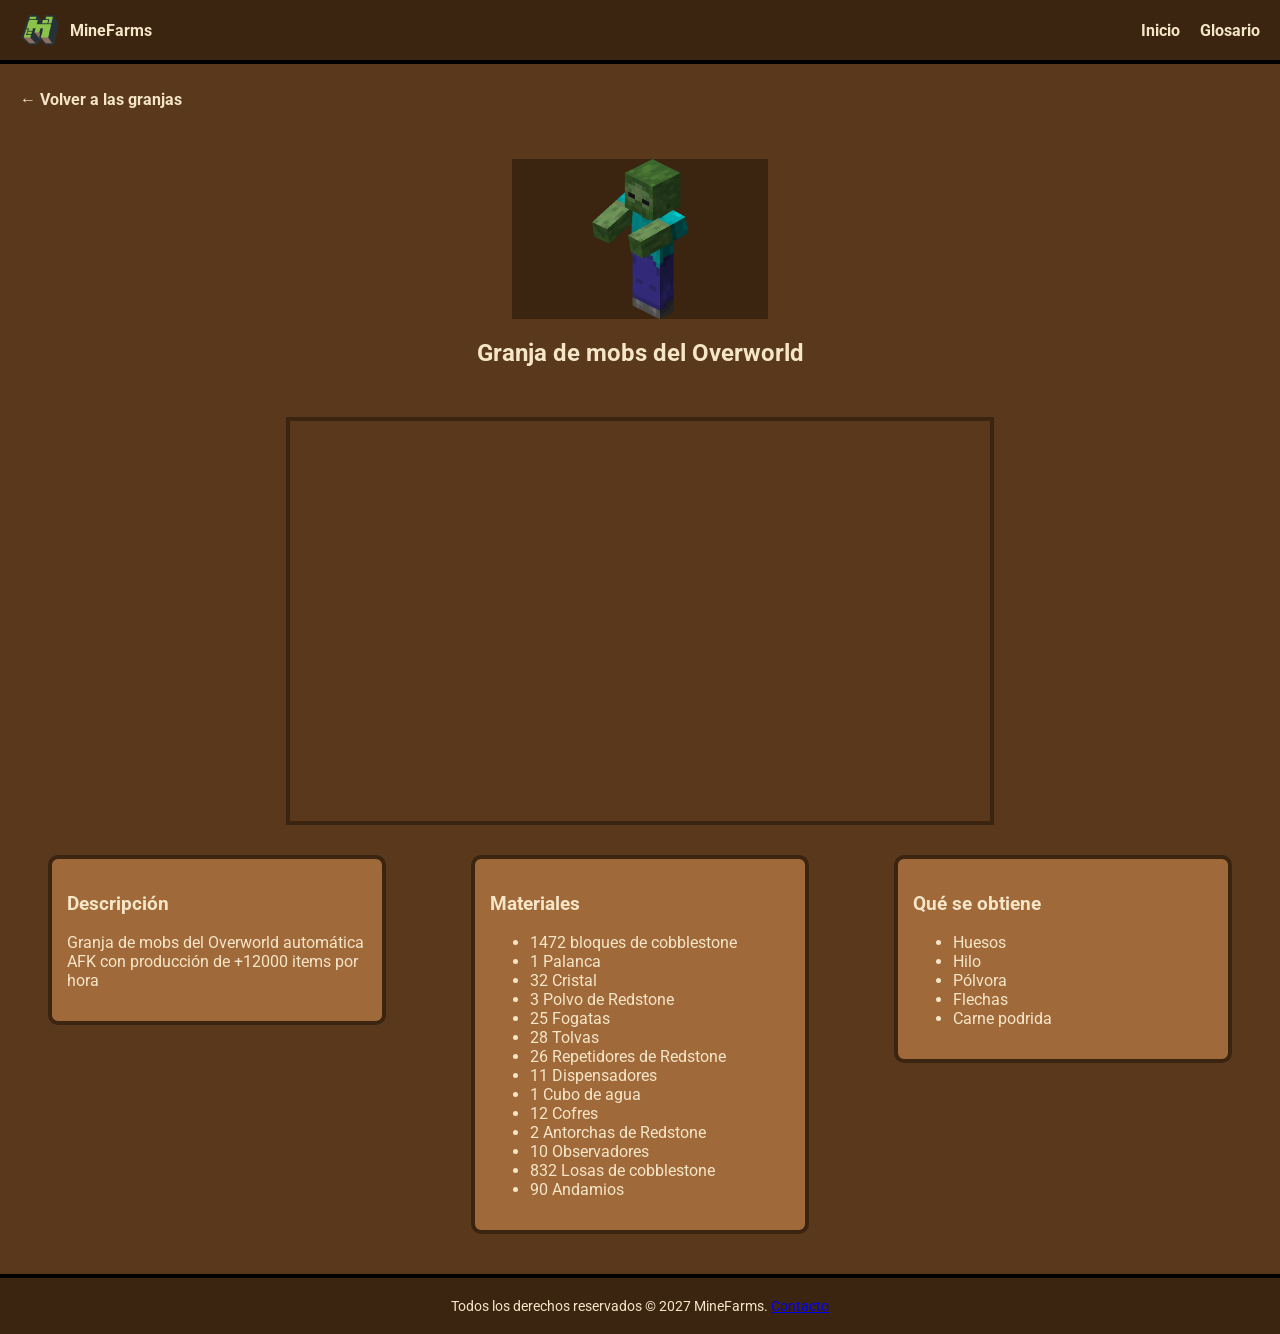
<file: mobs.html>
<!--signos de ayuda: <> ""/-->
<!DOCTYPE html>
<html lang="es">
<head>
    <meta charset="UTF-8">
    <meta name="viewport" content="width=device-width, initial-scale=1.0">
    <title>Granja de mobs del Overworld</title>
    <link rel="icon" href="imagenes/logo.png">
    <link rel="stylesheet" href="index.css">
    <link rel="stylesheet" href="GRANJAS_style.css">
    <link rel="preconnect" href="https://fonts.googleapis.com">
    <link rel="preconnect" href="https://fonts.gstatic.com" crossorigin>
    <link href="https://fonts.googleapis.com/css2?family=Roboto:wght@400;700&display=swap" rel="stylesheet">
</head>
<body>
    <header>
        <div class="logo">
            <img src="imagenes/logo.png" alt="MineFarms">
            <a href="index.html">MineFarms</a>
        </div>
        <nav class="menu">
            <a href="index.html">Inicio</a>
            <a href="glosario.html">Glosario</a>
        </nav>
    </header>
    <a class="volver" href="index.html#mobs">← Volver a las granjas</a>
    <section class="granja_modelo">
        <img src="imagenes/zombie.png" alt="Granja de mobs del Overworld">
        <h2>
            Granja de mobs del Overworld
        </h2>
    </section>
    <section class="video">
        <!-- Reemplazá VIDEO_ID por el código del video de YouTube (lo que va después de v=) -->
        <iframe src="https://www.youtube.com/embed/qFT0eLGwJJA" title="Tutorial Granja de mobs del Overworld" allowfullscreen></iframe>
    </section>
    <article class="Info">
        <section id="descripcion">
            <h3>
                Descripción
            </h3>
            <p>Granja de mobs del Overworld automática AFK con producción de +12000 items por hora</p>
        </section>
        <section id="materiales">
            <h3>
                Materiales
            </h3>
            <ul>
                <li>1472 bloques de cobblestone</li>
                <li>1 Palanca</li>
                <li>32 Cristal</li>
                <li>3 Polvo de Redstone</li>
                <li>25 Fogatas</li>
                <li>28 Tolvas</li>
                <li>26 Repetidores de Redstone</li>
                <li>11 Dispensadores</li>
                <li>1 Cubo de agua</li>
                <li>12 Cofres</li>
                <li>2 Antorchas de Redstone</li>
                <li>10 Observadores</li>
                <li>832 Losas de cobblestone</li>
                <li>90 Andamios</li>
            </ul>
        </section>
        <section id="obtenes">
            <h3>
                Qué se obtiene
            </h3>
            <ul>
                <li>Huesos</li>
                <li>Hilo</li>
                <li>Pólvora</li>
                <li>Flechas</li>
                <li>Carne podrida</li>
            </ul>
        </section>
    </article>
    <footer>
        Todos los derechos reservados © 2027 MineFarms. <a href="mailto:info@minefarms.com">Contacto</a>
    </footer>
</body>
</html>
<!--signos de ayuda: <> ""/-->
</file>
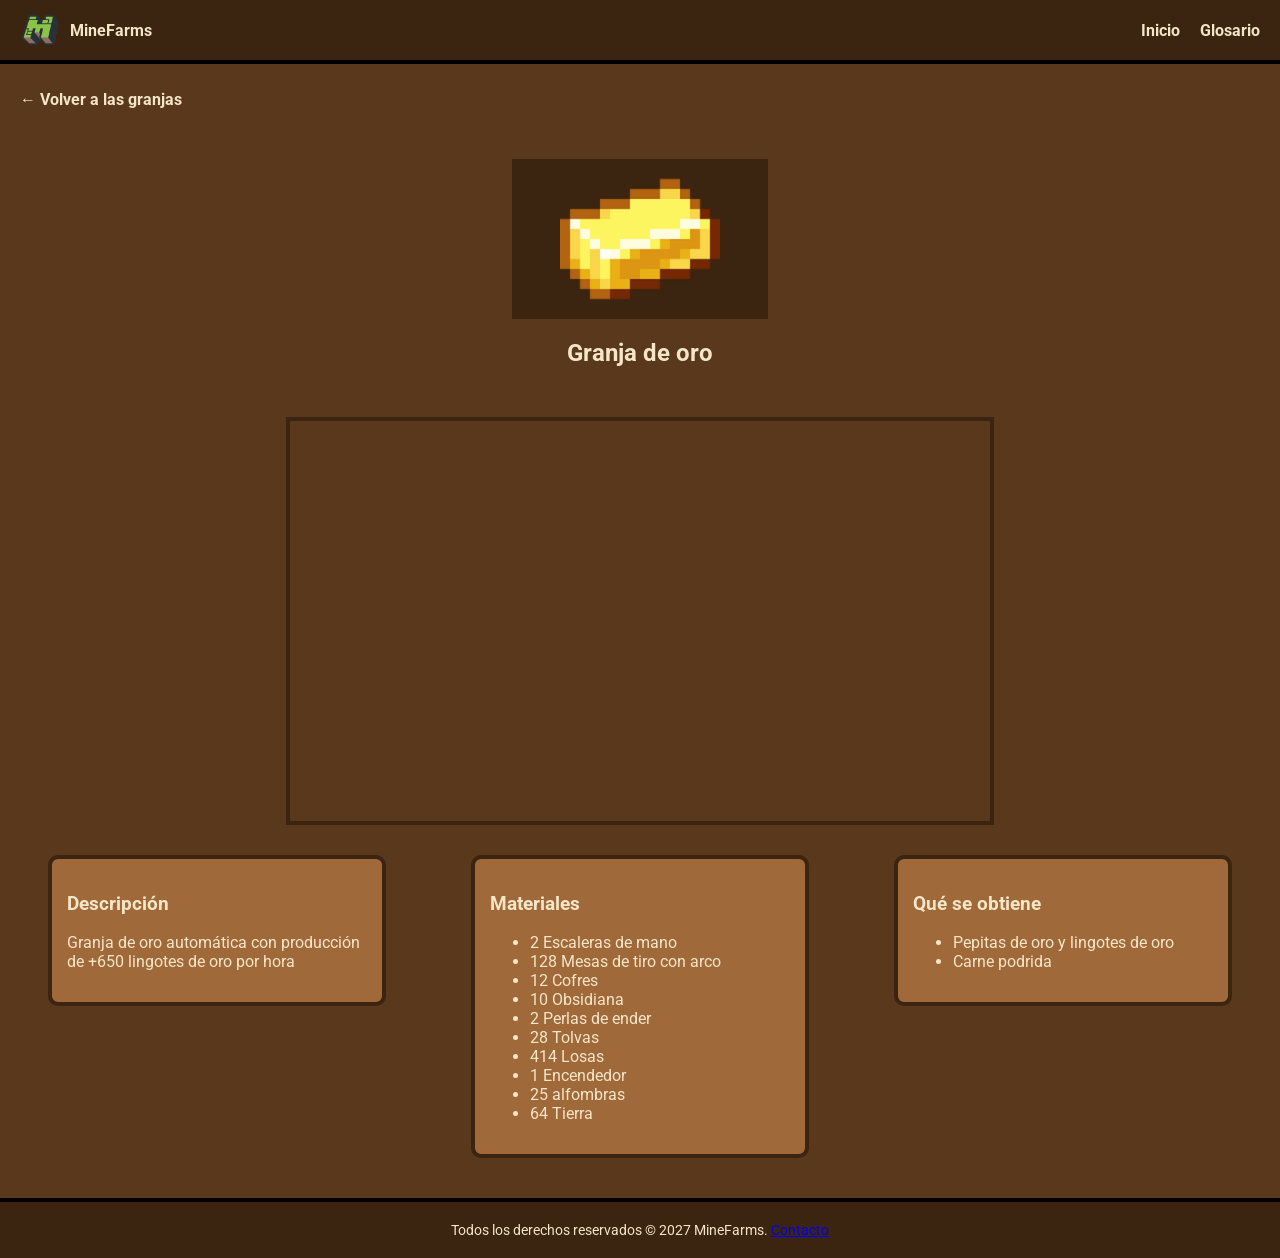
<file: oro.html>
<!--signos de ayuda: <> ""/-->
<!DOCTYPE html>
<html lang="es">
<head>
    <meta charset="UTF-8">
    <meta name="viewport" content="width=device-width, initial-scale=1.0">
    <title>Granja de oro</title>
    <link rel="icon" href="imagenes/logo.png">
    <link rel="stylesheet" href="index.css">
    <link rel="stylesheet" href="GRANJAS_style.css">
    <link rel="preconnect" href="https://fonts.googleapis.com">
    <link rel="preconnect" href="https://fonts.gstatic.com" crossorigin>
    <link href="https://fonts.googleapis.com/css2?family=Roboto:wght@400;700&display=swap" rel="stylesheet">
</head>
<body>
    <header>
        <div class="logo">
            <img src="imagenes/logo.png" alt="MineFarms">
            <a href="index.html">MineFarms</a>
        </div>
        <nav class="menu">
            <a href="index.html">Inicio</a>
            <a href="glosario.html">Glosario</a>
        </nav>
    </header>
    <a class="volver" href="index.html#recursos">← Volver a las granjas</a>
    <section class="granja_modelo">
        <img src="imagenes/oro.png" alt="Granja de oro">
        <h2>
            Granja de oro
        </h2>
    </section>
    <section class="video">
        <iframe src="https://www.youtube.com/embed/nt1ZAeBjWAg" title="Tutorial Granja de oro" allowfullscreen></iframe>
    </section>
    <article class="Info">
        <section id="descripcion">
            <h3>
                Descripción
            </h3>
            <p>Granja de oro automática con producción de +650 lingotes de oro por hora</p>
        </section>
        <section id="materiales">
            <h3>
                Materiales
            </h3>
            <ul>
                <li>2 Escaleras de mano</li>
                <li>128 Mesas de tiro con arco</li>
                <li>12 Cofres</li>
                <li>10 Obsidiana</li>
                <li>2 Perlas de ender</li>
                <li>28 Tolvas</li>
                <li>414 Losas</li>
                <li>1 Encendedor</li>
                <li>25 alfombras</li>
                <li>64 Tierra</li>
            </ul>
        </section>
        <section id="obtenes">
            <h3>
                Qué se obtiene
            </h3>
            <ul>
                <li>Pepitas de oro y lingotes de oro</li>
                <li>Carne podrida</li>
            </ul>
        </section>
    </article>
    <footer>
        Todos los derechos reservados © 2027 MineFarms. <a href="mailto:info@minefarms.com">Contacto</a>
    </footer>
</body>
</html>
<!--signos de ayuda: <> ""/-->
</file>
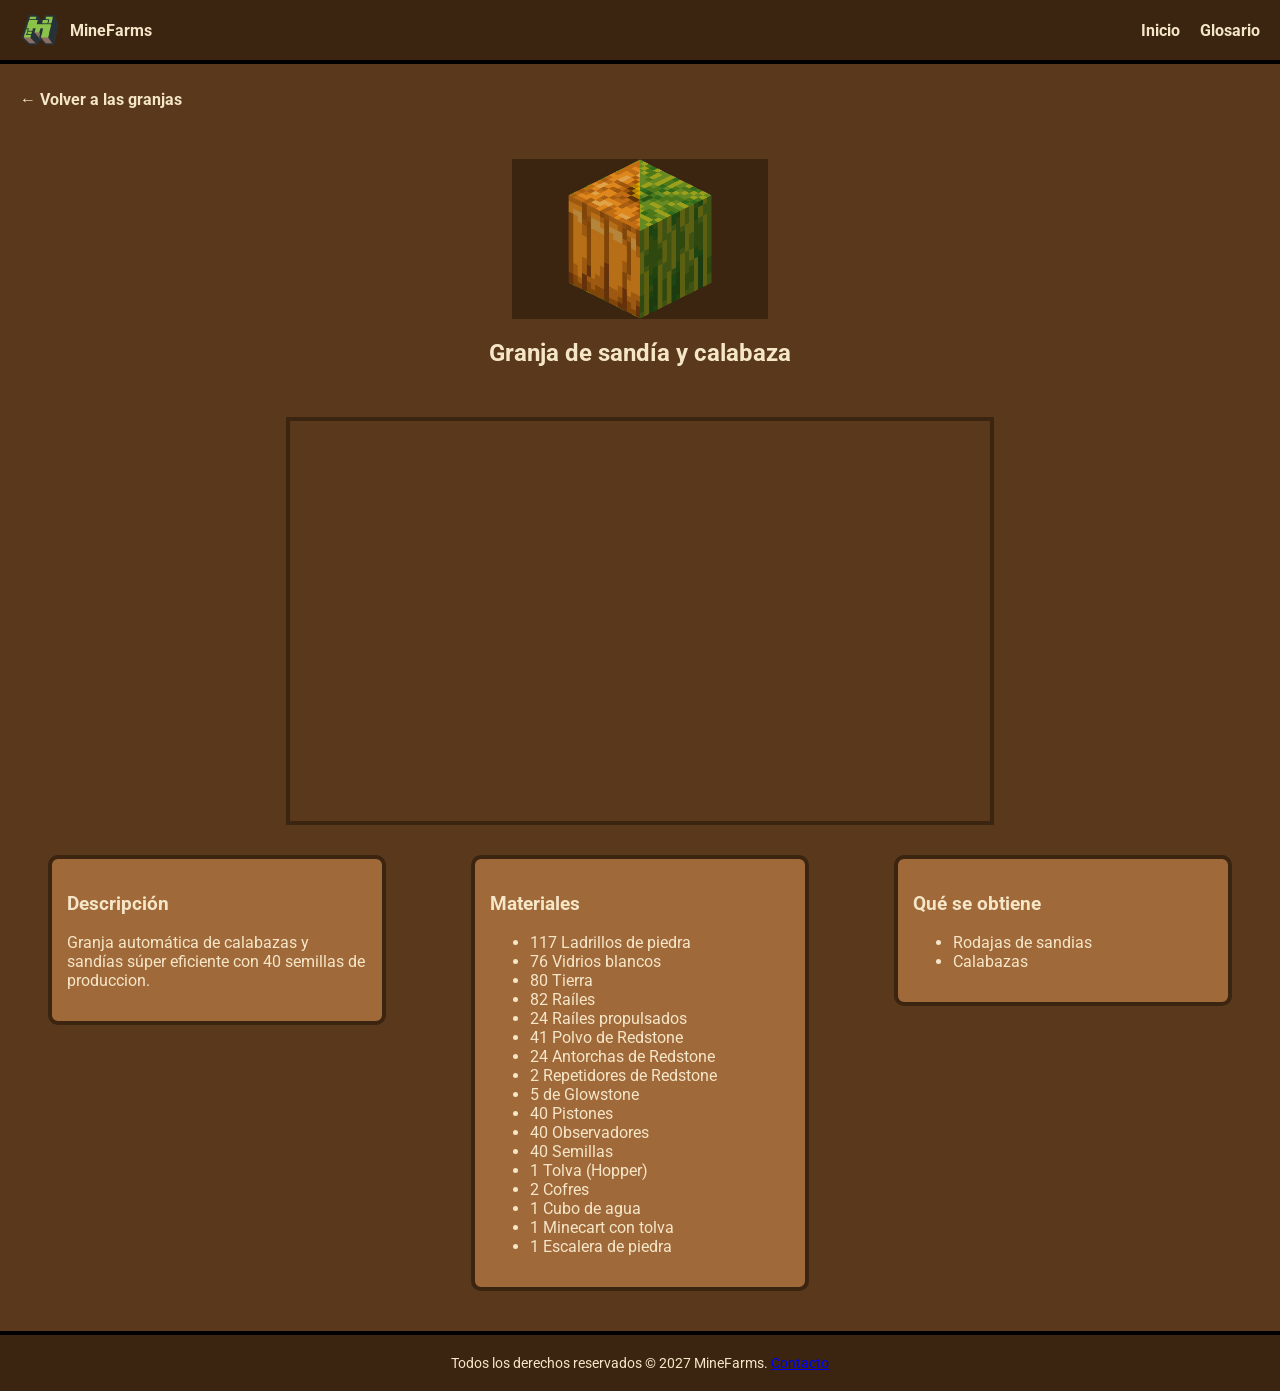
<file: sandia-calabaza.html>
<!--signos de ayuda: <> ""/-->
<!DOCTYPE html>
<html lang="es">
<head>
    <meta charset="UTF-8">
    <meta name="viewport" content="width=device-width, initial-scale=1.0">
    <title>Granja de sandía y calabaza</title>
    <link rel="icon" href="imagenes/logo.png">
    <link rel="stylesheet" href="index.css">
    <link rel="stylesheet" href="GRANJAS_style.css">
    <link rel="preconnect" href="https://fonts.googleapis.com">
    <link rel="preconnect" href="https://fonts.gstatic.com" crossorigin>
    <link href="https://fonts.googleapis.com/css2?family=Roboto:wght@400;700&display=swap" rel="stylesheet">
</head>
<body>
    <header>
        <div class="logo">
            <img src="imagenes/logo.png" alt="MineFarms">
            <a href="index.html">MineFarms</a>
        </div>
        <nav class="menu">
            <a href="index.html">Inicio</a>
            <a href="glosario.html">Glosario</a>
        </nav>
    </header>
    <a class="volver" href="index.html#comida">← Volver a las granjas</a>
    <section class="granja_modelo">
        <img src="imagenes/sandia-calabaza.png" alt="Granja de sandía y calabaza">
        <h2>
            Granja de sandía y calabaza
        </h2>
    </section>
    <section class="video">
        <iframe src="https://www.youtube.com/embed/2FGmfAQaH4I" title="Tutorial Granja de sandía y calabaza" allowfullscreen></iframe>
    </section>
    <article class="Info">
        <section id="descripcion">
            <h3>
                Descripción
            </h3>
            <p>Granja automática de calabazas y sandías súper eficiente con 40 semillas de produccion.</p>
        </section>
        <section id="materiales">
            <h3>
                Materiales
            </h3>
            <ul>
                <li>117 Ladrillos de piedra</li>
                <li>76 Vidrios blancos</li>
                <li>80 Tierra</li>
                <li>82 Raíles</li>
                <li>24 Raíles propulsados</li>
                <li>41 Polvo de Redstone</li>
                <li>24 Antorchas de Redstone</li>
                <li>2 Repetidores de Redstone</li>
                <li>5 de Glowstone</li>
                <li>40 Pistones</li>
                <li>40 Observadores</li>
                <li>40 Semillas</li>
                <li>1 Tolva (Hopper)</li>
                <li>2 Cofres</li>
                <li>1 Cubo de agua</li>
                <li>1 Minecart con tolva </li>
                <li>1 Escalera de piedra</li>
            </ul>
        </section>
        <section id="obtenes">
            <h3>
                Qué se obtiene
            </h3>
            <ul>
                <li>Rodajas de sandias</li>
                <li>Calabazas</li>
            </ul>
        </section>
    </article>
    <footer>
        Todos los derechos reservados © 2027 MineFarms. <a href="mailto:info@minefarms.com">Contacto</a>
    </footer>
</body>
</html>
<!--signos de ayuda: <> ""/-->
</file>
<file: index.css>
/*signos de ayuda: <> ""/ {}*/
body {
    font-family: 'Roboto', sans-serif;
    margin: 0;
    padding-top: 70px;
    background-color: #5a381b;
    color: #f5e6c8;
}
header {
    position: fixed;
    top: 0;
    left: 0;
    width: 100%;
    box-sizing: border-box;
    background-color: #3b2410;
    border-bottom: 4px solid #000000;
    display: flex;
    justify-content: space-between;
    align-items: center;
    padding: 10px 20px;
    z-index: 1000;
}
.logo {
    display: flex;
    align-items: center;
    gap: 10px;
}
.logo img {
    height: 40px;
    width: 40px;
}
.logo a {
    color: #f5e6c8;
    font-weight: bold;
    text-decoration: none;
}
.logo a:hover {
    color: #ffffff;
}
.menu {
    display: flex;
    gap: 20px;
}
.menu a {
    color: #f5e6c8;
    font-weight: bold;
    text-decoration: none;
}
.menu a:hover {
    color: #ffffff;
}
footer {
    margin-top: 40px;
    padding: 20px;
    text-align: center;
    font-size: 14px;
    background-color: #3b2410;
    border-top: 4px solid #000000;
}
</file>
<file: GRANJAS_LOBBY.css>
/*signos de ayuda: <> ""/ {}*/
h1 {
    text-align: center;
    margin: 30px 0;
}
.categoria {
    text-align: center;
    margin: 40px 0 20px 0;
    scroll-margin-top: 80px;
}
.Granjas {
    display: flex;
    flex-direction: row;
    flex-wrap: wrap;
    justify-content: space-evenly;
    gap: 30px;
    padding: 0 20px;
}
.Granjas a {
    text-decoration: none;
    color: inherit;
}
.Granja {
    display: flex;
    flex-direction: column-reverse;
    justify-content: center;
    align-items: center;
    width: 256px;
    padding: 15px;
    background-color: #a0693a;
    border: 4px solid #3b2410;
    border-radius: 10px;
    transition: transform 0.3s;
}
.Granja:hover {
    transform: translateY(-6px);
}
.Granja img {
    width: 256px;
    height: 160px;
    object-fit: contain;
    background-color: #3b2410;
}
.Granja p {
    font-size: 20px;
    font-weight: bold;
    text-align: center;
    margin: 10px 0 0 0;
}
</file>
<file: GRANJAS_style.css>
/*signos de ayuda: <> ""/ {}*/
.granja_modelo {
    display: flex;
    flex-direction: column;
    justify-content: center;
    align-items: center;
    margin-top: 30px;
}
.granja_modelo img {
    width: 256px;
    height: 160px;
    object-fit: contain;
    background-color: #3b2410;
    transition: transform 0.3s;
}
.granja_modelo img:hover {
    transform: translateY(-6px);
}
.video {
    display: flex;
    justify-content: center;
    margin: 30px 20px;
}
.video iframe {
    width: 100%;
    max-width: 700px;
    height: 400px;
    border: 4px solid #3b2410;
}
.Info {
    display: flex;
    flex-direction: row;
    flex-wrap: wrap;
    justify-content: space-around;
    align-items: flex-start;
    gap: 30px;
    padding: 0 20px;
}
.Info section {
    width: 300px;
    padding: 15px;
    background-color: #a0693a;
    border: 4px solid #3b2410;
    border-radius: 10px;
}
.volver {
    display: inline-block;
    margin: 20px;
    color: #f5e6c8;
    font-weight: bold;
    text-decoration: none;
}
.volver:hover {
    color: #ffffff;
}
.titulo {
    text-align: center;
    margin: 30px 0;
}
</file>
